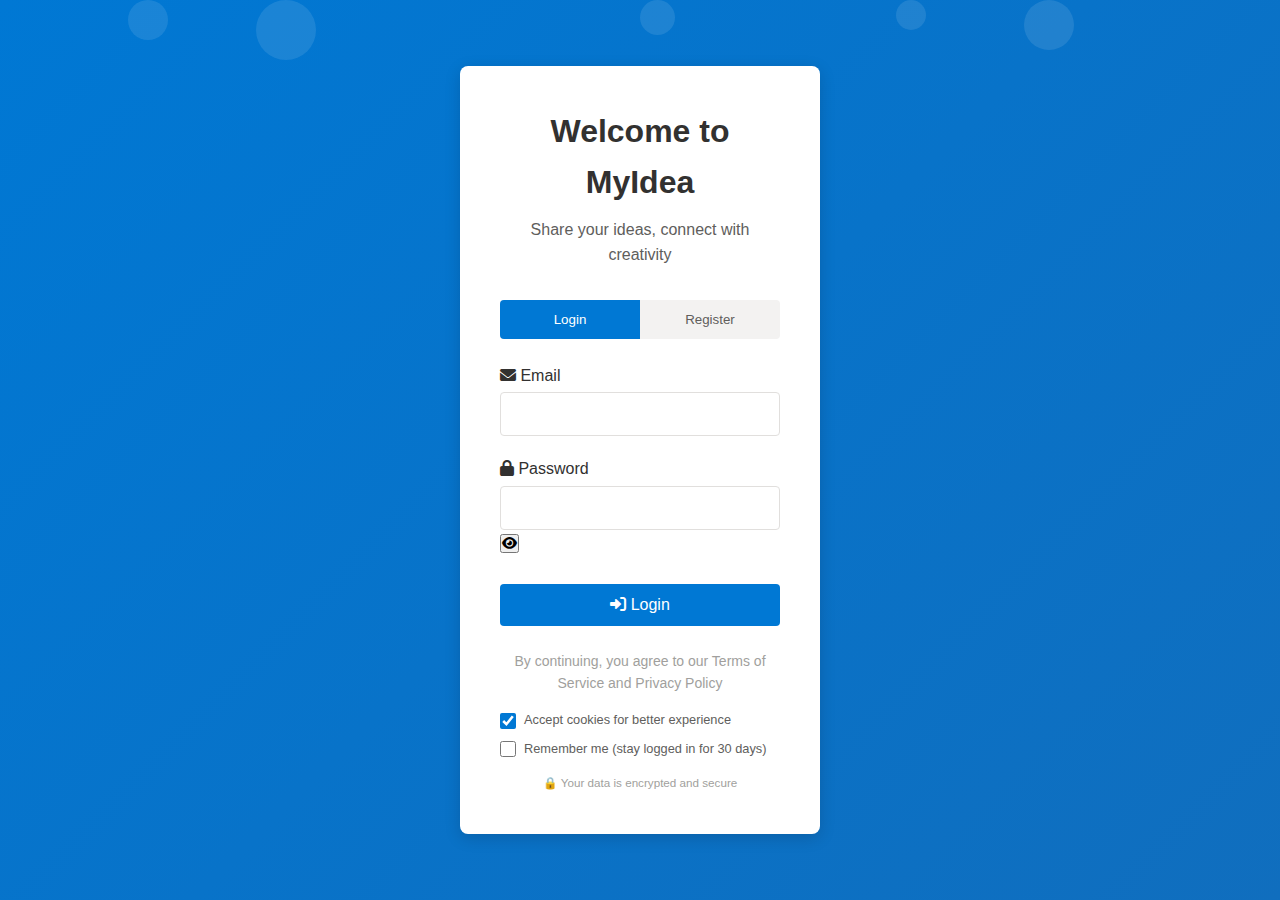
<file: MyIdea/wwwroot/index.html>
<!DOCTYPE html>
<html lang="en">
<head>
    <meta charset="UTF-8">
    <meta name="viewport" content="width=device-width, initial-scale=1.0">
    <title>MyIdea - Share Your Ideas</title>
    <script>
        // Redirect to login if not authenticated
        const currentUser = localStorage.getItem('myidea_currentUser');
        if (!currentUser) {
            window.location.href = 'login.html';
        } else {
            window.location.href = 'feed.html';
        }
    </script>
</head>
<body>
    <p>Redirecting...</p>
</body>
</html>
</file>
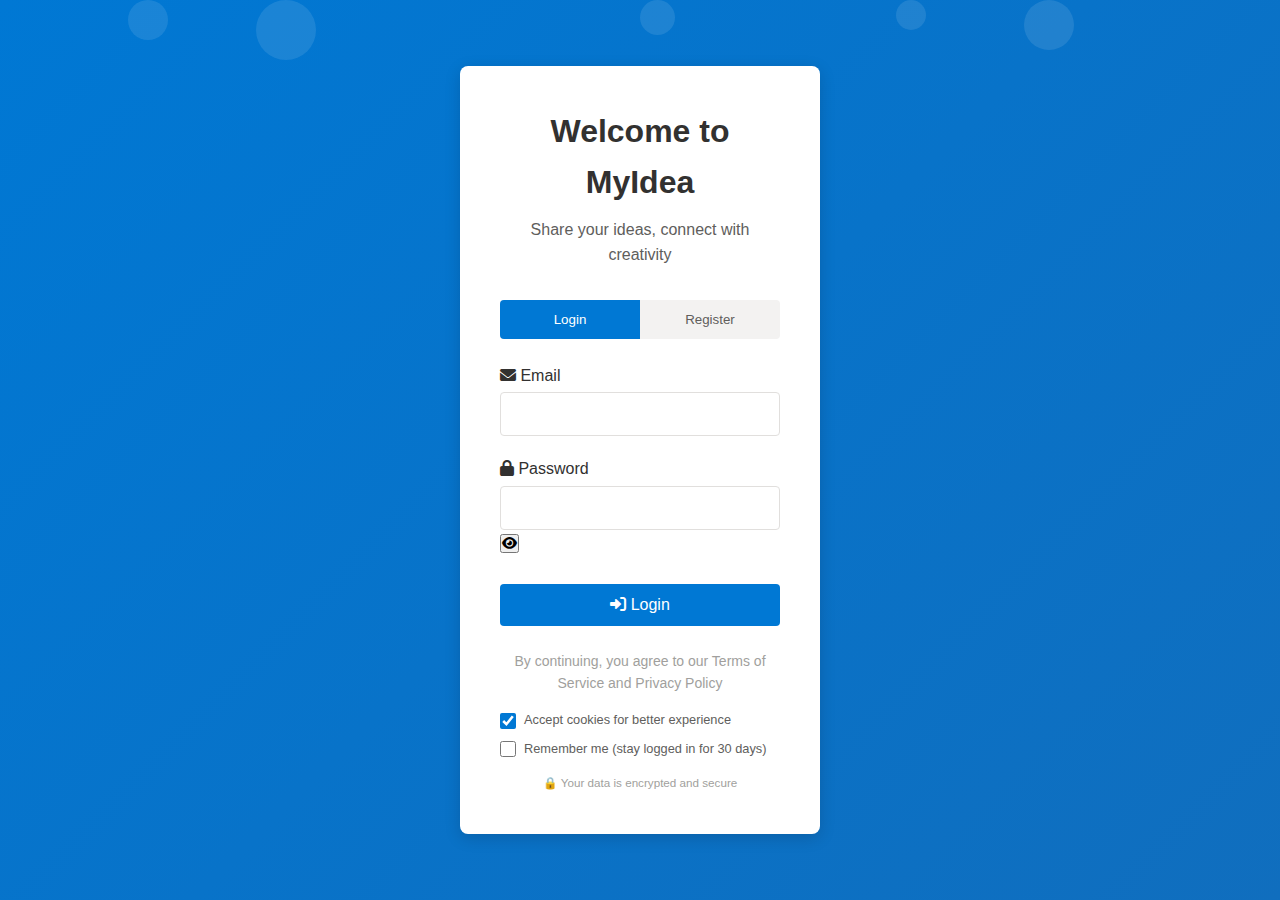
<file: MyIdea/wwwroot/login.html>
<!DOCTYPE html>
<html lang="en">
<head>
    <meta charset="UTF-8">
    <meta name="viewport" content="width=device-width, initial-scale=1.0">
    <title>MyIdea - Login</title>
    <link rel="stylesheet" href="styles.css">
    <link rel="stylesheet" href="animations.css">
    <link rel="stylesheet" href="https://cdnjs.cloudflare.com/ajax/libs/font-awesome/6.0.0/css/all.min.css">
<body class="auth-page">
    <div class="auth-container">
        <div class="auth-card">
            <h1 class="auth-title">Welcome to MyIdea</h1>
            <p class="auth-subtitle">Share your ideas, connect with creativity</p>

            <div class="auth-tabs">
                <button id="loginTab" class="auth-tab active">Login</button>
                <button id="registerTab" class="auth-tab">Register</button>
            </div>

            <form id="loginForm" class="auth-form active">
                <div class="form-group">
                    <label for="loginEmail">
                        <i class="fas fa-envelope"></i> Email
                    </label>
                    <input type="email" id="loginEmail" required>
                    <span class="error-message" id="loginEmailError"></span>
                </div>
                <div class="form-group">
                    <label for="loginPassword">
                        <i class="fas fa-lock"></i> Password
                    </label>
                    <div class="password-input">
                        <input type="password" id="loginPassword" required>
                        <button type="button" class="password-toggle" aria-label="Toggle password visibility">
                            <i class="fas fa-eye"></i>
                        </button>
                    </div>
                    <span class="error-message" id="loginPasswordError"></span>
                </div>
                <button type="submit" class="auth-btn" id="loginSubmit">
                    <i class="fas fa-sign-in-alt"></i> Login
                </button>
            </form>

            <form id="registerForm" class="auth-form">
                <div class="form-group">
                    <label for="registerName">
                        <i class="fas fa-user"></i> Full Name
                    </label>
                    <input type="text" id="registerName" required>
                    <span class="error-message" id="registerNameError"></span>
                </div>
                <div class="form-group">
                    <label for="registerEmail">
                        <i class="fas fa-envelope"></i> Email
                    </label>
                    <input type="email" id="registerEmail" required>
                    <span class="error-message" id="registerEmailError"></span>
                </div>
                <div class="form-group">
                    <label for="registerPassword">
                        <i class="fas fa-lock"></i> Password
                    </label>
                    <div class="password-input">
                        <input type="password" id="registerPassword" required minlength="8">
                        <button type="button" class="password-toggle" aria-label="Toggle password visibility">
                            <i class="fas fa-eye"></i>
                        </button>
                    </div>
                    <span class="error-message" id="registerPasswordError"></span>
                </div>
                <div class="form-group">
                    <label for="registerConfirmPassword">
                        <i class="fas fa-lock"></i> Confirm Password
                    </label>
                    <div class="password-input">
                        <input type="password" id="registerConfirmPassword" required>
                        <button type="button" class="password-toggle" aria-label="Toggle password visibility">
                            <i class="fas fa-eye"></i>
                        </button>
                    </div>
                    <span class="error-message" id="registerConfirmPasswordError"></span>
                </div>
                <button type="submit" class="auth-btn" id="registerSubmit">
                    <i class="fas fa-user-plus"></i> Register
                </button>
            </form>

            <div class="auth-footer">
                <p>By continuing, you agree to our Terms of Service and Privacy Policy</p>
                <div class="cookie-consent">
                    <label>
                        <input type="checkbox" id="acceptCookies" checked>
                        Accept cookies for better experience
                    </label>
                    <label>
                        <input type="checkbox" id="rememberSession">
                        Remember me (stay logged in for 30 days)
                    </label>
                </div>
                <div class="security-info">
                    <small>🔒 Your data is encrypted and secure</small>
                </div>
            </div>
        </div>
    </div>

    <div class="floating-bubbles">
        <div class="bubble bubble-1"></div>
        <div class="bubble bubble-2"></div>
        <div class="bubble bubble-3"></div>
        <div class="bubble bubble-4"></div>
        <div class="bubble bubble-5"></div>
    </div>

    <!-- Page Transition -->
    <div class="page-transition" style="display: none;"></div>

    <!-- Notification Container -->
    <div class="notification-container" id="notificationContainer"></div>

    <script src="ui.js"></script>
    <!-- Load utilities first -->
    <script src="js/security.js"></script>
    <script src="js/validation.js"></script>
    
    <!-- Load services -->
    <script src="js/auth.js"></script>
    
    <!-- Load UI helpers -->
    <script src="js/ui.js"></script>
    
    <script>
        // Login/Register form handling
        document.addEventListener('DOMContentLoaded', () => {
            const loginForm = document.getElementById('loginForm');
            const registerForm = document.getElementById('registerForm');
            const loginTab = document.getElementById('loginTab');
            const registerTab = document.getElementById('registerTab');

            // Tab switching
            loginTab?.addEventListener('click', () => {
                loginTab.classList.add('active');
                registerTab?.classList.remove('active');
                loginForm?.classList.add('active');
                registerForm?.classList.remove('active');
            });

            registerTab?.addEventListener('click', () => {
                registerTab.classList.add('active');
                loginTab?.classList.remove('active');
                registerForm?.classList.add('active');
                loginForm?.classList.remove('active');
            });

            // Login form submission
            loginForm?.addEventListener('submit', async (e) => {
                e.preventDefault();
                
                const email = document.getElementById('loginEmail').value;
                const password = document.getElementById('loginPassword').value;
                const remember = document.getElementById('rememberSession')?.checked || false;

                try {
                    const success = await window.authService.login(email, password);
                    if (success) {
                        window.uiService.showNotification('Login successful!', 'success');
                        setTimeout(() => window.location.href = 'feed.html', 1000);
                    } else {
                        window.uiService.showError('loginEmailError', 'Invalid email or password');
                    }
                } catch (error) {
                    window.uiService.showError('loginEmailError', 'Login failed. Please try again.');
                }
            });

            // Register form submission
            registerForm?.addEventListener('submit', async (e) => {
                e.preventDefault();

                const name = document.getElementById('registerName').value.trim();
                const email = document.getElementById('registerEmail').value.trim();
                const password = document.getElementById('registerPassword').value;
                const confirmPassword = document.getElementById('registerConfirmPassword').value;

                if (password !== confirmPassword) {
                    window.uiService.showError('registerPasswordError', 'Passwords do not match');
                    return;
                }

                try {
                    const success = await window.authService.register(name, email, password);
                    if (success) {
                        window.uiService.showNotification('Registration successful! Please log in.', 'success');
                        loginTab?.click();
                    } else {
                        window.uiService.showError('registerEmailError', 'Registration failed. Please try again.');
                    }
                } catch (error) {
                    window.uiService.showError('registerEmailError', error.message);
                }
            });

            // Password visibility toggle
            document.querySelectorAll('.password-toggle').forEach(button => {
                button.addEventListener('click', (e) => {
                    const input = e.target.closest('.password-input').querySelector('input');
                    const type = input.type === 'password' ? 'text' : 'password';
                    input.type = type;
                    button.querySelector('i').className = `fas fa-${type === 'password' ? 'eye' : 'eye-slash'}`;
                });
            });
        });
    </script>
</body>
</html>
</file>
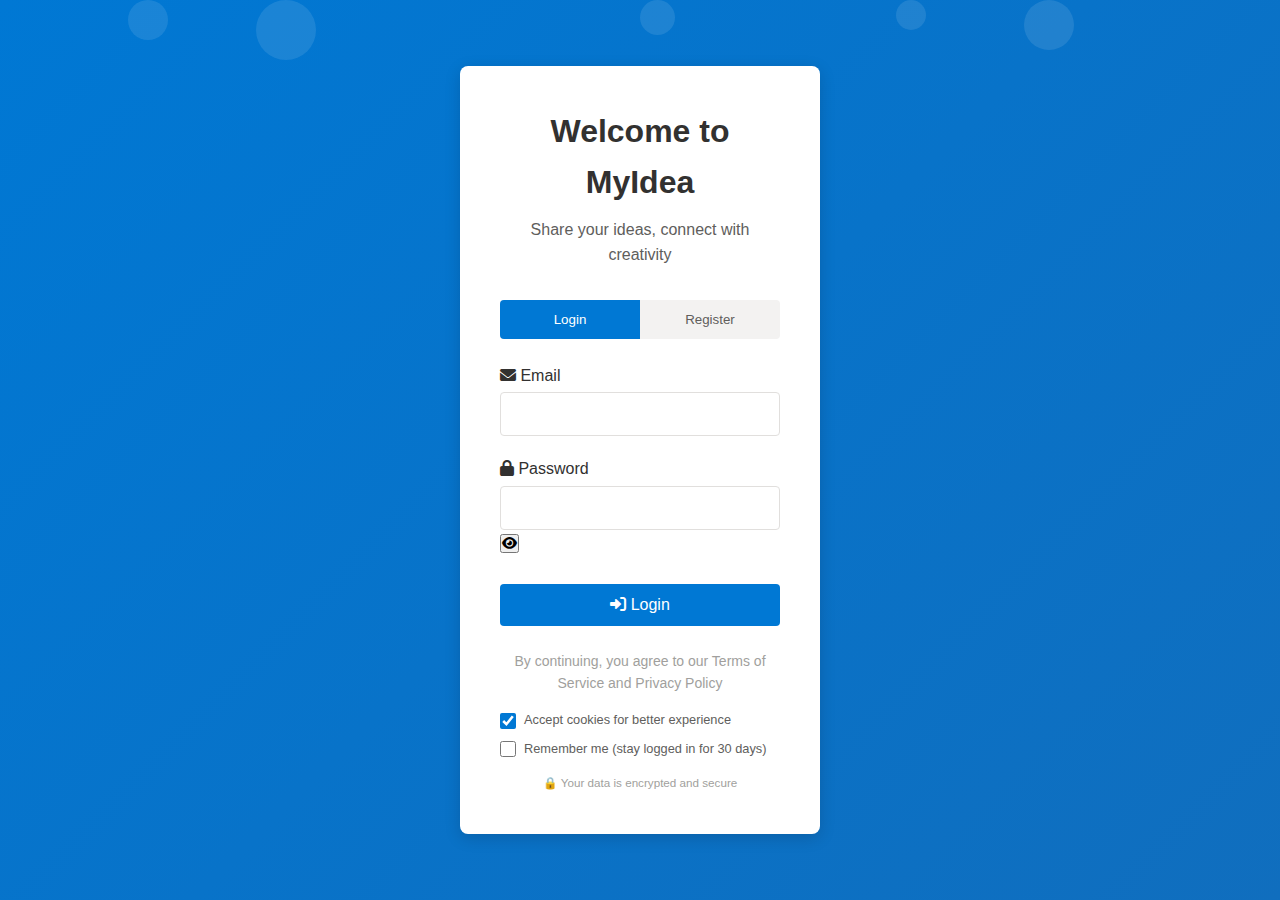
<file: MyIdea/wwwroot/profile.html>
<!DOCTYPE html>
<html lang="en">
<head>
    <meta charset="UTF-8">
    <meta name="viewport" content="width=device-width, initial-scale=1.0">
    <title>MyIdea - Profile</title>
    <link rel="stylesheet" href="styles.css">
    <link rel="stylesheet" href="styles_feed.css">
    <link rel="stylesheet" href="animations.css">
    <link rel="stylesheet" href="https://cdnjs.cloudflare.com/ajax/libs/font-awesome/6.0.0/css/all.min.css">
</head>
<body>
    <!-- Navigation -->
    <nav class="navbar">
        <div class="nav-container">
            <div class="nav-brand">
                <h1>MyIdea</h1>
            </div>
            <div class="nav-links">
                <a href="feed.html" class="nav-link">
                    <i class="fas fa-home"></i> Feed
                </a>
                <div class="nav-search">
                    <input id="searchInput" type="search" placeholder="Search users..." aria-label="Search users">
                    <button id="searchBtn" class="btn-search"><i class="fas fa-search"></i></button>
                </div>
                <a href="profile.html" class="nav-link active">
                    <i class="fas fa-user"></i> Profile
                </a>
                <button id="themeToggle" class="theme-toggle">
                    <i class="fas fa-moon theme-icon"></i>
                </button>
                <button id="logoutBtn" class="logout-btn">Logout</button>
            </div>
        </div>
    </nav>

    <!-- Main Content -->
    <div class="main-content">
        <div class="container">
            <!-- Profile Header -->
            <div class="profile-header">
                <div class="profile-cover">
                    <div class="profile-avatar-container">
                        <div id="profileAvatarContainer">
                            <img id="profileAvatar" src="" alt="Profile Avatar" class="profile-avatar">
                        </div>
                        <button id="triggerEditAvatar" class="edit-avatar-btn">
                            <i class="fas fa-camera"></i>
                        </button>
                    </div>
                </div>
                <div class="profile-info">
                    <h1 id="profileName">User Name</h1>
                    <p id="profileBio">No bio yet</p>
                    <div class="profile-stats">
                        <div class="stat">
                            <span class="stat-number" id="profilePosts">0</span>
                            <span class="stat-label">Posts</span>
                        </div>
                        <div class="stat">
                            <span class="stat-number" id="profileFollowers">0</span>
                            <span class="stat-label">Followers</span>
                        </div>
                        <div class="stat">
                            <span class="stat-number" id="profileFollowing">0</span>
                            <span class="stat-label">Following</span>
                        </div>
                    </div>
                    <div class="profile-actions">
                        <button id="editProfileBtn" class="btn-primary">
                            <i class="fas fa-edit"></i> Edit Profile
                        </button>
                        <div id="profileFollowContainer" style="display:inline-block; margin-left:8px"></div>
                        <button id="settingsBtn" class="btn-secondary">
                            <i class="fas fa-cog"></i> Settings
                        </button>
                    </div>
                </div>
            </div>

            <!-- Profile Content -->
            <div class="profile-content">
                <div class="content-tabs">
                    <button class="tab-btn active" data-tab="posts">Posts</button>
                    <button class="tab-btn" data-tab="liked">Liked</button>
                    <button class="tab-btn" data-tab="saved">Saved</button>
                </div>

                <div id="postsTab" class="tab-content active">
                    <div id="userPosts" class="posts-grid">
                        <!-- User posts will be loaded here -->
                    </div>
                </div>

                <div id="likedTab" class="tab-content">
                    <div id="likedPosts" class="posts-grid">
                        <!-- Liked posts will be loaded here -->
                    </div>
                </div>

                <div id="savedTab" class="tab-content">
                    <div id="savedPosts" class="posts-grid">
                        <!-- Saved posts will be loaded here -->
                    </div>
                </div>
            </div>
        </div>
    </div>

    <!-- Edit Profile Modal -->
    <div id="editProfileModal" class="modal">
        <div class="modal-content">
            <div class="modal-header">
                <h3>Edit Profile</h3>
                <button class="close-modal">&times;</button>
            </div>
            <div class="modal-body">
                <form id="editProfileForm">
                    <div class="form-group">
                        <label for="editName">Full Name</label>
                        <input type="text" id="editName" required>
                    </div>
                    <div class="form-group">
                        <label for="editBio">Bio</label>
                        <textarea id="editBio" rows="3" placeholder="Tell us about yourself..."></textarea>
                    </div>
                    <div class="form-group">
                        <label for="editAvatar">Profile Picture (image, GIF or short video ≤ 3s)</label>
                        <input type="file" id="editAvatar" accept="image/*,video/*">
                        <div id="avatarPreview" class="image-preview" style="display: none;"></div>
                    </div>
                    <button type="submit" class="btn-primary">Save Changes</button>
                </form>
            </div>
        </div>
    </div>

    <!-- Settings Modal -->
    <div id="settingsModal" class="modal">
        <div class="modal-content">
            <div class="modal-header">
                <h3>Settings</h3>
                <button class="close-modal">&times;</button>
            </div>
            <div class="modal-body">
                <div class="settings-section">
                    <h4>Privacy</h4>
                    <label class="setting-item">
                        <input type="checkbox" id="privateAccount">
                        Private Account
                    </label>
                    <label class="setting-item">
                        <input type="checkbox" id="showOnlineStatus">
                        Show Online Status
                    </label>
                </div>
                <div class="settings-section">
                    <h4>Notifications</h4>
                    <label class="setting-item">
                        <input type="checkbox" id="emailNotifications" checked>
                        Email Notifications
                    </label>
                    <label class="setting-item">
                        <input type="checkbox" id="pushNotifications" checked>
                        Push Notifications
                    </label>
                </div>
                <div class="settings-section">
                    <h4>Theme</h4>
                    <select id="themeSelect">
                        <option value="light">Light</option>
                        <option value="dark">Dark</option>
                        <option value="auto">Auto</option>
                    </select>
                </div>
                <button id="saveSettings" class="btn-primary">Save Settings</button>
            </div>
        </div>
    </div>

    <!-- Page Transition -->
    <div class="page-transition" style="display: none;"></div>

    <!-- Notification Container -->
    <div class="notification-container" id="notificationContainer"></div>

    <!-- Loading Spinner -->
    <div class="loading-spinner" id="pageLoading" style="display: none;">
        <div class="spinner"></div>
        <p>Loading profile...</p>
    </div>

    <!-- Load utilities first -->
    <script src="js/security.js"></script>
    <script src="js/validation.js"></script>
    
    <!-- Load services -->
    <script src="js/auth.js"></script>
    <script src="js/posts.js"></script>
    
    <!-- Load UI helpers -->
    <script src="js/ui.js"></script>
    <!-- Load feed controller so we can reuse post rendering and handlers -->
    <script src="js/feed.js"></script>
    
    <script>
        document.addEventListener('DOMContentLoaded', () => {
            // Validate session
            if (!SecurityUtils.validateSession()) {
                window.location.href = 'login.html';
                return;
            }

            // Implement CSP
            const meta = document.createElement('meta');
            meta.httpEquiv = "Content-Security-Policy";
            meta.content = SecurityUtils.getCSPHeaders()['Content-Security-Policy'];
            document.head.appendChild(meta);

            // Setup form validation
            ValidationUtils.setupLiveValidation('editProfileForm', {
                editName: { required: true, minLength: 2, maxLength: 50 },
                editBio: { maxLength: 500 },
                editAvatar: { 
                    required: false,
                    fileType: ['image/*', 'video/*'],
                    maxSize: 5 * 1024 * 1024 // 5MB
                }
            });

            // Initialize services
            const auth = window.authService;
            const posts = window.postService;
            const ui = window.uiService;

            // Determine whose profile to show (self or ?userId=...)
            const params = new URLSearchParams(window.location.search);
            const viewUserId = params.get('userId');
            const currentUser = auth.getCurrentUser();

            let profileUser = null;
            if (viewUserId && viewUserId !== currentUser?.id) {
                // find the requested user
                profileUser = auth.users.find(u => u.id === viewUserId);
            }
            if (!profileUser) profileUser = currentUser;

            if (!profileUser) {
                window.location.href = 'login.html';
                return;
            }

            // Load profile UI
            document.getElementById('profileName').textContent = profileUser.name;
            document.getElementById('profileBio').textContent = profileUser.bio || 'No bio yet';
            const avatarEl = document.getElementById('profileAvatar');
            if (avatarEl) avatarEl.src = profileUser.avatar || '';

            // Load stats
            const userPosts = posts.getUserPosts(profileUser.id);
            document.getElementById('profilePosts').textContent = userPosts.length;
            document.getElementById('profileFollowers').textContent = profileUser.followers?.length || 0;
            document.getElementById('profileFollowing').textContent = profileUser.following?.length || 0;

            // Show/hide edit & settings based on ownership
            const isOwn = currentUser && currentUser.id === profileUser.id;
            document.getElementById('editProfileBtn').style.display = isOwn ? 'inline-flex' : 'none';
            document.getElementById('settingsBtn').style.display = isOwn ? 'inline-flex' : 'none';

            // Follow/unfollow button for other users
            const followContainer = document.getElementById('profileFollowContainer');
            if (!isOwn && followContainer) {
                followContainer.innerHTML = '';
                const btn = document.createElement('button');
                btn.className = 'btn-primary';
                const isFollowing = auth.isFollowing(profileUser.id);
                btn.textContent = isFollowing ? 'Unfollow' : 'Follow';
                btn.addEventListener('click', () => {
                    if (auth.isFollowing(profileUser.id)) {
                        auth.unfollow(profileUser.id);
                        btn.textContent = 'Follow';
                        ui.showNotification(`Unfollowed ${profileUser.name}`, 'info');
                    } else {
                        auth.follow(profileUser.id);
                        btn.textContent = 'Unfollow';
                        ui.showNotification(`Now following ${profileUser.name}`, 'success');
                    }
                    // Update follower counts
                    document.getElementById('profileFollowers').textContent = profileUser.followers?.length || 0;
                    document.getElementById('profileFollowing').textContent = profileUser.following?.length || 0;
                });
                followContainer.appendChild(btn);
            }

            // Load user posts into Posts tab
            const postsContainer = document.getElementById('userPosts');
            if (postsContainer) postsContainer.innerHTML = userPosts.map(post => window.feed.createPostElement(post)).join('');

            // Populate Liked tab (posts the profileUser liked)
            const likedContainer = document.getElementById('likedPosts');
            if (likedContainer) {
                const allPosts = posts.getPosts();
                const liked = allPosts.filter(p => Array.isArray(p.likes) && p.likes.includes(profileUser.id));
                likedContainer.innerHTML = liked.length ? liked.map(p => window.feed.createPostElement(p)).join('') : '<div style="color:var(--text-muted); padding:10px">No liked posts</div>';
            }

            // Saved tab (if user has saved posts)
            const savedContainer = document.getElementById('savedPosts');
            if (savedContainer) {
                const savedIds = profileUser.savedPosts || [];
                const all = posts.getPosts();
                const saved = all.filter(p => savedIds.includes(p.id));
                savedContainer.innerHTML = saved.length ? saved.map(p => window.feed.createPostElement(p)).join('') : '<div style="color:var(--text-muted); padding:10px">No saved posts</div>';
            }

            // Wire edit and settings buttons
            document.getElementById('editProfileBtn')?.addEventListener('click', () => { ui.openEditProfileModal(); });
            document.getElementById('settingsBtn')?.addEventListener('click', () => { ui.openSettingsModal(); });
            document.getElementById('saveSettings')?.addEventListener('click', () => { ui.saveSettings(); });

            // Edit Profile submission
            const editProfileForm = document.getElementById('editProfileForm');
            editProfileForm?.addEventListener('submit', async (e) => {
                e.preventDefault();
                const name = document.getElementById('editName').value.trim();
                const bio = document.getElementById('editBio').value.trim();
                const avatarInput = document.getElementById('editAvatar');
                const file = avatarInput?.files?.[0];
                try {
                    if (file) {
                        const reader = new FileReader();
                        reader.onload = function(evt) {
                            const dataUrl = evt.target.result;
                            const success = auth.updateProfile({ name, bio, avatar: dataUrl });
                            if (success) { ui.showNotification('Profile updated successfully!', 'success'); location.reload(); }
                            else ui.showNotification('Failed to update profile', 'error');
                        };
                        reader.onerror = function() { ui.showNotification('Failed to read avatar file', 'error'); };
                        reader.readAsDataURL(file);
                    } else {
                        const success = auth.updateProfile({ name, bio });
                        if (success) { ui.showNotification('Profile updated successfully!', 'success'); location.reload(); }
                        else ui.showNotification('Failed to update profile', 'error');
                    }
                } catch (err) { ui.showNotification('Failed to update profile', 'error'); }
            });

            // Edit Profile handling (submit already provided below), prefill fields when modal opens
            // Validation + submit logic: reuse existing form handler added earlier

            // Tab switching
            document.querySelectorAll('.tab-btn').forEach(btn => {
                btn.addEventListener('click', () => {
                    document.querySelectorAll('.tab-btn').forEach(b => b.classList.remove('active'));
                    document.querySelectorAll('.tab-content').forEach(c => c.classList.remove('active'));
                    btn.classList.add('active');
                    const tabId = btn.dataset.tab;
                    document.getElementById(`${tabId}Tab`)?.classList.add('active');
                });
            });

            // Logout
            document.getElementById('logoutBtn')?.addEventListener('click', () => {
                auth.logout();
                window.location.href = 'login.html';
            });

            // Theme toggle
            document.getElementById('themeToggle')?.addEventListener('click', () => {
                const currentTheme = document.body.classList.contains('dark-theme') ? 'light' : 'dark';
                ui.setTheme(currentTheme);
            });

            // Simple search behavior: navigate to first matching user profile
            document.getElementById('searchBtn')?.addEventListener('click', () => {
                const q = (document.getElementById('searchInput')?.value || '').trim();
                if (!q) return;
                const results = auth.searchUsers(q);
                if (results && results.length) {
                    window.location.href = `profile.html?userId=${encodeURIComponent(results[0].id)}`;
                } else {
                    ui.showNotification('No users found', 'info');
                }
            });
        });
    </script>
</body>
</html>
</file>
<file: MyIdea/wwwroot/animations.css>
/* Animation and Transition Styles */
.page-transition {
    position: fixed;
    top: 0;
    left: 0;
    width: 100%;
    height: 100%;
    background: var(--primary-color);
    z-index: 9999;
    animation: fadeIn 0.3s ease forwards;
}

@keyframes fadeIn {
    from { opacity: 0; }
    to { opacity: 0.5; }
}

/* Notification System */
.notification-container {
    position: fixed;
    top: 20px;
    right: 20px;
    z-index: 1000;
    display: flex;
    flex-direction: column;
    gap: 10px;
}

.notification {
    background: var(--bg-card);
    border-radius: 8px;
    padding: 12px 20px;
    min-width: 280px;
    box-shadow: 0 4px 12px rgba(0,0,0,0.15);
    display: flex;
    align-items: center;
    justify-content: space-between;
    transform: translateX(120%);
    opacity: 0;
    transition: all 0.3s cubic-bezier(0.4, 0, 0.2, 1);
}

.notification-content {
    display: flex;
    align-items: center;
    gap: 12px;
}

.notification i {
    font-size: 20px;
}

.notification-success i { color: #2ecc71; }
.notification-error i { color: #e74c3c; }
.notification-warning i { color: #f1c40f; }
.notification-info i { color: var(--primary-color); }

.notification-close {
    background: none;
    border: none;
    color: var(--text-secondary);
    cursor: pointer;
    padding: 4px;
    transition: color 0.2s;
}

.notification-close:hover {
    color: var(--text-primary);
}

.notification-enter {
    transform: translateX(120%);
    opacity: 0;
}

.notification-show {
    transform: translateX(0);
    opacity: 1;
}

.notification-exit {
    transform: translateX(120%);
    opacity: 0;
}

/* Modal Animations */
.modal {
    transition: opacity 0.3s ease;
    opacity: 0;
    visibility: hidden;
}

.modal-enter {
    opacity: 1;
    visibility: visible;
}

.modal-content {
    transform: scale(0.95);
    transition: transform 0.3s cubic-bezier(0.4, 0, 0.2, 1);
}

.modal-enter .modal-content {
    transform: scale(1);
}

/* Loading Spinner */
.loading-spinner {
    display: flex;
    flex-direction: column;
    align-items: center;
    justify-content: center;
    padding: 20px;
}

.spinner {
    width: 40px;
    height: 40px;
    border: 3px solid var(--bg-secondary);
    border-radius: 50%;
    border-top-color: var(--primary-color);
    animation: spin 1s linear infinite;
}

@keyframes spin {
    to { transform: rotate(360deg); }
}

/* Enhanced Form Styles */
.input-error {
    border-color: #e74c3c !important;
    animation: shake 0.5s cubic-bezier(0.36, 0.07, 0.19, 0.97) both;
}

@keyframes shake {
    10%, 90% { transform: translate3d(-1px, 0, 0); }
    20%, 80% { transform: translate3d(2px, 0, 0); }
    30%, 50%, 70% { transform: translate3d(-4px, 0, 0); }
    40%, 60% { transform: translate3d(4px, 0, 0); }
}

/* Button States */
button:disabled {
    opacity: 0.7;
    cursor: not-allowed;
}

button .fa-spinner {
    margin-right: 8px;
    animation: spin 1s linear infinite;
}

/* Image Preview Enhancements */
.preview-item {
    position: relative;
    display: inline-block;
}

.preview-image {
    width: 100px;
    height: 100px;
    object-fit: cover;
    border-radius: 8px;
    transition: transform 0.2s;
}

.preview-overlay {
    position: absolute;
    top: 0;
    left: 0;
    width: 100%;
    height: 100%;
    background: rgba(0,0,0,0.5);
    border-radius: 8px;
    opacity: 0;
    transition: opacity 0.2s;
    display: flex;
    align-items: center;
    justify-content: center;
}

.preview-item:hover .preview-overlay {
    opacity: 1;
}

.preview-item:hover .preview-image {
    transform: scale(1.05);
}

.remove-preview {
    background: rgba(255,255,255,0.9);
    border: none;
    border-radius: 50%;
    width: 30px;
    height: 30px;
    display: flex;
    align-items: center;
    justify-content: center;
    cursor: pointer;
    transition: all 0.2s;
}

.remove-preview:hover {
    background: white;
    transform: scale(1.1);
}

/* Post Card Animations */
.post-card {
    transition: transform 0.3s cubic-bezier(0.4, 0, 0.2, 1),
                box-shadow 0.3s cubic-bezier(0.4, 0, 0.2, 1);
}

.post-card:hover {
    transform: translateY(-2px);
    box-shadow: 0 8px 16px rgba(0,0,0,0.1);
}

/* Theme Toggle Animation */
.theme-toggle {
    transition: transform 0.3s ease;
}

.theme-toggle:hover {
    transform: rotate(180deg);
}

/* Profile Image Hover Effect */
.profile-avatar-container {
    position: relative;
    overflow: hidden;
    border-radius: 50%;
}

.profile-avatar-container::after {
    content: '';
    position: absolute;
    top: 0;
    left: 0;
    width: 100%;
    height: 100%;
    background: radial-gradient(circle, transparent 50%, rgba(0,0,0,0.1) 100%);
    opacity: 0;
    transition: opacity 0.3s;
}

.profile-avatar-container:hover::after {
    opacity: 1;
}

/* Button Loading State */
button.loading {
    position: relative;
    color: transparent !important;
}

button.loading::after {
    content: '';
    position: absolute;
    width: 16px;
    height: 16px;
    top: 50%;
    left: 50%;
    margin-left: -8px;
    margin-top: -8px;
    border: 2px solid transparent;
    border-top-color: currentColor;
    border-radius: 50%;
    animation: button-loading-spinner 1s linear infinite;
}

@keyframes button-loading-spinner {
    from { transform: rotate(0turn); }
    to { transform: rotate(1turn); }
}

/* Smooth Scroll Behavior */
html {
    scroll-behavior: smooth;
}

/* Responsive Design Improvements */
@media (max-width: 768px) {
    .notification-container {
        left: 20px;
        right: 20px;
    }
    
    .notification {
        min-width: unset;
        width: 100%;
    }
    
    .modal-content {
        margin: 20px;
        max-height: calc(100vh - 40px);
    }
}
</file>
<file: MyIdea/wwwroot/styles_feed.css>
/* Navigation Styles */
.navbar {
    background: var(--bg-primary);
    border-bottom: 1px solid var(--border-color);
    box-shadow: var(--shadow);
    position: sticky;
    top: 0;
    z-index: 100;
}

.nav-container {
    max-width: 1200px;
    margin: 0 auto;
    padding: 0 20px;
    display: flex;
    align-items: center;
    justify-content: space-between;
    height: 60px;
}

.nav-brand h1 {
    color: var(--primary-color);
    font-size: 1.5rem;
    font-weight: 700;
}

.nav-links {
    display: flex;
    align-items: center;
    gap: 16px;
}

.nav-link {
    color: var(--text-secondary);
    text-decoration: none;
    padding: 8px 12px;
    border-radius: var(--border-radius);
    transition: var(--transition);
    font-weight: 500;
}

.nav-link:hover, .nav-link.active {
    color: var(--primary-color);
    background: var(--bg-secondary);
}

.theme-toggle {
    background: none;
    border: 1px solid var(--border-color);
    border-radius: var(--border-radius);
    padding: 8px;
    cursor: pointer;
    transition: var(--transition);
}

.theme-toggle:hover {
    background: var(--bg-secondary);
}

.logout-btn {
    background: var(--primary-color);
    color: white;
    border: none;
    padding: 8px 16px;
    border-radius: var(--border-radius);
    cursor: pointer;
    font-weight: 500;
    transition: var(--transition);
}

.logout-btn:hover {
    background: var(--secondary-color);
}

/* Main Content */
.main-content {
    min-height: calc(100vh - 60px);
    background: var(--bg-secondary);
}

.container {
    max-width: 1200px;
    margin: 0 auto;
    padding: 20px;
}

.feed-layout {
    display: grid;
    grid-template-columns: 300px 1fr 300px;
    gap: 24px;
}

.sidebar {
    background: var(--bg-primary);
    border-radius: var(--border-radius-large);
    padding: 20px;
    box-shadow: var(--shadow);
    height: fit-content;
}

.user-card {
    text-align: center;
    margin-bottom: 24px;
}

.user-avatar {
    width: 80px;
    height: 80px;
    border-radius: 50%;
    margin-bottom: 12px;
    object-fit: cover;
}

.user-card h3 {
    margin-bottom: 4px;
    color: var(--text-primary);
}

.user-card p {
    color: var(--text-secondary);
    font-size: 0.875rem;
}

.stats {
    display: flex;
    justify-content: space-around;
    text-align: center;
}

.stat-number {
    display: block;
    font-size: 1.25rem;
    font-weight: 600;
    color: var(--primary-color);
}

.stat-label {
    font-size: 0.875rem;
    color: var(--text-secondary);
}

.feed-main {
    display: flex;
    flex-direction: column;
    gap: 24px;
}

.create-post {
    background: var(--bg-primary);
    border-radius: var(--border-radius-large);
    padding: 20px;
    box-shadow: var(--shadow);
}

/* Fluent-inspired composer */
.compose-card {
    display: flex;
    flex-direction: column;
    gap: 12px;
}
.compose-top {
    display: flex;
    gap: 12px;
    align-items: flex-start;
}
.compose-textarea {
    flex: 1;
    border: 1px solid var(--border-color);
    border-radius: 10px;
    padding: 12px;
    font-size: 1rem;
    resize: vertical;
    min-height: 64px;
    box-shadow: inset 0 1px 0 rgba(0,0,0,0.02);
}
.compose-bottom {
    display: flex;
    align-items: center;
    justify-content: space-between;
    gap: 12px;
}
.compose-left { display:flex; gap:8px; align-items:center; }
.icon-btn {
    background: transparent;
    border: 1px solid var(--border-color);
    padding: 8px;
    border-radius: 8px;
    cursor: pointer;
    color: var(--text-secondary);
}
.icon-btn:hover { background: var(--bg-tertiary); color: var(--primary-color); }
.compose-center { flex:1; display:flex; gap:12px; align-items:center; }
.upload-options { display:flex; gap:8px; align-items:center; }
.upload-options label { font-size: 0.85rem; color: var(--text-secondary); }
.upload-options select { padding:6px 8px; border-radius:6px; border:1px solid var(--border-color); background:var(--bg-primary); }
.upload-options .small { font-size:0.85rem; display:flex; align-items:center; gap:6px; }
.compact-preview { display:flex; gap:8px; flex-wrap:wrap; max-height:56px; align-items:center; }
.compose-right { display:flex; gap:8px; align-items:center; }
.fluent-btn { padding: 8px 14px; border-radius: 10px; border: none; cursor: pointer; font-weight:600; }
.fluent-btn.primary { background: linear-gradient(180deg,var(--primary-color),var(--secondary-color)); color: #fff; box-shadow: var(--shadow); }
.fluent-btn.outline { background: transparent; border: 1px solid var(--border-color); color: var(--text-primary); }
.fluent-btn:disabled { opacity: 0.5; cursor: not-allowed; }

/* Make composer responsive on small screens */
@media (max-width: 720px) {
    .compose-bottom { flex-direction: column; align-items: stretch; }
    .compose-center { order: 3; }
    .compose-right { order: 2; justify-content: flex-end; }
}

.post-input {
    display: flex;
    gap: 12px;
}

.post-avatar {
    width: 40px;
    height: 40px;
    border-radius: 50%;
    object-fit: cover;
    flex-shrink: 0;
}

.post-form {
    flex: 1;
}

.post-form textarea {
    width: 100%;
    border: 1px solid var(--border-color);
    border-radius: var(--border-radius);
    padding: 12px;
    resize: vertical;
    font-family: inherit;
    font-size: 1rem;
    background: var(--bg-primary);
    color: var(--text-primary);
    margin-bottom: 12px;
}

.post-form textarea:focus {
    outline: none;
    border-color: var(--primary-color);
    box-shadow: 0 0 0 2px rgba(0, 120, 212, 0.2);
}

.post-actions {
    display: flex;
    justify-content: space-between;
    align-items: center;
}

.upload-btn {
    background: var(--bg-tertiary);
    border: 1px solid var(--border-color);
    border-radius: var(--border-radius);
    padding: 8px 12px;
    cursor: pointer;
    display: flex;
    align-items: center;
    gap: 4px;
    transition: var(--transition);
}

.upload-btn:hover {
    background: var(--bg-secondary);
}

.image-preview {
    display: flex;
    flex-wrap: wrap;
    gap: 10px;
    margin-top: 10px;
}

.image-item {
    position: relative;
    display: inline-block;
}

.image-item img {
    width: 100px;
    height: 100px;
    object-fit: cover;
    border-radius: var(--border-radius);
    border: 2px solid var(--border-color);
}

.remove-image {
    position: absolute;
    top: -5px;
    right: -5px;
    background: var(--error-color, #e74c3c);
    color: white;
    border: none;
    border-radius: 50%;
    width: 20px;
    height: 20px;
    cursor: pointer;
    font-size: 12px;
    display: flex;
    align-items: center;
    justify-content: center;
}

.post-btn {
    background: var(--primary-color);
    color: white;
    border: none;
    padding: 8px 16px;
    border-radius: var(--border-radius);
    cursor: pointer;
    font-weight: 500;
    transition: var(--transition);
}

.post-btn:hover:not(:disabled) {
    background: var(--secondary-color);
}

.post-btn:disabled {
    background: var(--text-muted);
    cursor: not-allowed;
}

.posts-container {
    display: flex;
    flex-direction: column;
    gap: 16px;
}

.post-card {
    background: var(--bg-primary);
    border-radius: var(--border-radius-large);
    padding: 20px;
    box-shadow: var(--shadow);
    transition: var(--transition);
}

.post-card:hover {
    box-shadow: var(--shadow-hover);
}

.post-header {
    display: flex;
    align-items: center;
    margin-bottom: 12px;
}

.post-user-avatar {
    width: 40px;
    height: 40px;
    border-radius: 50%;
    object-fit: cover;
    margin-right: 12px;
}

.post-user-info h4 {
    margin: 0;
    color: var(--text-primary);
    font-size: 1rem;
}

.post-user-info p {
    margin: 0;
    color: var(--text-secondary);
    font-size: 0.875rem;
}

.post-content {
    margin-bottom: 12px;
}

.post-image {
    width: 100%;
    border-radius: var(--border-radius);
    margin-bottom: 12px;
    cursor: pointer;
    transition: var(--transition);
}

.post-image:hover {
    transform: scale(1.02);
}

.post-text {
    color: var(--text-primary);
    line-height: 1.6;
    margin-bottom: 12px;
}

.ai-analysis {
    margin-top: 12px;
    padding: 12px;
    background: var(--bg-tertiary);
    border-radius: var(--border-radius);
    border-left: 4px solid var(--primary-color);
}

.ai-title {
    font-weight: bold;
    color: var(--primary-color);
    margin-bottom: 8px;
    font-size: 1.1em;
}

.ai-description {
    font-style: italic;
    color: var(--text-secondary);
    margin-bottom: 8px;
}

.ai-story {
    font-size: 0.9rem;
    line-height: 1.5;
    color: var(--text-primary);
    margin-bottom: 8px;
}

.ai-tags {
    display: flex;
    flex-wrap: wrap;
    gap: 4px;
}

.ai-tag {
    display: inline-block;
    background: var(--primary-color);
    color: white;
    padding: 2px 6px;
    border-radius: 12px;
    font-size: 0.8rem;
    margin: 2px;
}

.ai-loading {
    text-align: center;
    padding: 20px;
    color: var(--text-secondary);
    font-style: italic;
    animation: pulse 2s infinite;
}

@keyframes pulse {
    0%, 100% { opacity: 1; }
    50% { opacity: 0.5; }
}

.post-tags {
    display: flex;
    flex-wrap: wrap;
    gap: 8px;
    margin-bottom: 12px;
}

.tag {
    background: var(--bg-tertiary);
    color: var(--primary-color);
    padding: 4px 8px;
    border-radius: var(--border-radius);
    font-size: 0.875rem;
    font-weight: 500;
}

.post-actions {
    display: flex;
    gap: 16px;
}

.action-btn {
    background: none;
    border: none;
    color: var(--text-secondary);
    cursor: pointer;
    display: flex;
    align-items: center;
    gap: 4px;
    padding: 4px 8px;
    border-radius: var(--border-radius);
    transition: var(--transition);
}

.action-btn:hover {
    background: var(--bg-secondary);
    color: var(--primary-color);
}

/* Inline comment box */
.comment-box {
    display: flex;
    gap: 8px;
    align-items: flex-start;
    margin-top: 12px;
}
.comment-input {
    flex: 1;
    display: flex;
    gap: 8px;
    align-items: center;
}
.comment-input textarea {
    width: 100%;
    min-height: 44px;
    max-height: 200px;
    resize: none;
    padding: 10px 12px;
    border-radius: 12px;
    border: 1px solid var(--border-color);
    background: var(--bg-primary);
    color: var(--text-primary);
    font-size: 0.95rem;
}
.comment-send {
    background: var(--primary-color);
    color: white;
    border: none;
    padding: 8px 12px;
    border-radius: 12px;
    cursor: pointer;
}
.comment-send:hover { background: var(--secondary-color); }

/* Notifications */
.notif-wrapper { position: relative; display: inline-block; margin-left: 8px; }
.notif-btn { background: transparent; border: none; color: var(--text-color); cursor: pointer; position: relative; padding: 6px; font-size: 18px; }
.notif-count { position: absolute; top: 2px; right: 2px; background: #e74c3c; color: white; font-size: 11px; padding: 2px 6px; border-radius: 10px; }
.notif-dropdown { position: absolute; right: 0; top: 36px; width: 320px; max-height: 360px; overflow: auto; background: var(--bg-primary); border: 1px solid rgba(0,0,0,0.06); box-shadow: 0 6px 18px rgba(0,0,0,0.06); border-radius: 8px; z-index: 2000; }
.notif-list { list-style: none; margin: 0; padding: 8px; }
.notif-item { padding: 10px; border-bottom: 1px solid rgba(0,0,0,0.04); display:flex; gap:8px; align-items:flex-start; cursor: pointer; }
.notif-item.unread { background: linear-gradient(90deg, rgba(235,248,255,0.6), transparent); }
.notif-item .notif-text { flex: 1; font-size: 13px; color: var(--text-primary); }
.notif-item .notif-time { font-size: 11px; color: #888; margin-left: 8px; }
.notif-header { display:flex; justify-content:space-between; align-items:center; padding:8px 10px; border-bottom:1px solid rgba(0,0,0,0.04); }
.notif-header .mark-read { background: transparent; border:none; color: var(--accent-color); cursor:pointer; }
.notif-footer { padding: 8px; text-align: center; }
.notif-footer button { background: transparent; border: none; color: var(--text-primary); cursor: pointer; }

/* Pin badge and share count */
.pin-badge { display: inline-block; background: linear-gradient(90deg,#ffd966,#ffb84d); color: #333; padding: 2px 8px; border-radius: 12px; font-size: 12px; margin-left: 8px; font-weight:600; }
.post-actions .fa-share { margin-right: 6px; }
.post-actions .action-btn { position: relative; }
.share-count { font-size: 0.95rem; margin-left: 6px; color: var(--text-secondary); }

/* Highlight when in view (for subtle animation) */
.post-card.in-view { transform: translateY(0); opacity: 1; }
.post-card { transform: translateY(6px); opacity: 0.98; }

/* Custom scrollbar for forms/registration */
.form-scrollable {
    max-height: 300px;
    overflow: auto;
}
.form-scrollable::-webkit-scrollbar { height: 10px; width: 10px; }
.form-scrollable::-webkit-scrollbar-thumb { background: linear-gradient(180deg,var(--primary-color),var(--secondary-color)); border-radius: 8px; }
.form-scrollable::-webkit-scrollbar-track { background: var(--bg-tertiary); border-radius: 8px; }

.sidebar-right {
    background: var(--bg-primary);
    border-radius: var(--border-radius-large);
    padding: 20px;
    box-shadow: var(--shadow);
    height: fit-content;
}

.trending h3 {
    margin-bottom: 16px;
    color: var(--text-primary);
}

.trending-tags {
    display: flex;
    flex-direction: column;
    gap: 8px;
}

.trending .tag {
    display: inline-block;
    cursor: pointer;
    transition: var(--transition);
}

.trending .tag:hover {
    background: var(--primary-color);
    color: white;
}

/* Modal Styles */
.modal {
    display: none;
    position: fixed;
    z-index: 1000;
    left: 0;
    top: 0;
    width: 100%;
    height: 100%;
    background-color: rgba(0, 0, 0, 0.5);
}

.modal-content {
    background: var(--bg-primary);
    margin: 5% auto;
    padding: 0;
    border-radius: var(--border-radius-large);
    width: 90%;
    max-width: 600px;
    box-shadow: var(--shadow-hover);
}

.modal-header {
    display: flex;
    justify-content: space-between;
    align-items: center;
    padding: 20px;
    border-bottom: 1px solid var(--border-color);
}

.modal-header h3 {
    margin: 0;
    color: var(--text-primary);
}

.close-modal {
    background: none;
    border: none;
    font-size: 1.5rem;
    cursor: pointer;
    color: var(--text-secondary);
}

.modal-body {
    padding: 20px;
}

/* Progress Modal Styles */
.progress-container {
    text-align: center;
}

.progress-bar {
    width: 100%;
    height: 20px;
    background: var(--bg-tertiary);
    border-radius: 10px;
    overflow: hidden;
    margin: 20px 0;
}

.progress-fill {
    height: 100%;
    background: linear-gradient(90deg, var(--primary-color), var(--secondary-color));
    width: 0%;
    transition: width 0.3s ease;
    border-radius: 10px;
}

/* Profile Styles */
.profile-header {
    background: var(--bg-primary);
    border-radius: var(--border-radius-large);
    padding: 30px;
    margin-bottom: 24px;
    box-shadow: var(--shadow);
    text-align: center;
}

.profile-cover {
    position: relative;
    margin-bottom: 20px;
}

.profile-avatar-container {
    position: relative;
    display: inline-block;
}

.profile-avatar {
    width: 120px;
    height: 120px;
    border-radius: 50%;
    border: 4px solid var(--bg-primary);
    object-fit: cover;
    box-shadow: var(--shadow);
}

/* Support video avatars and previews */
.profile-avatar-container video.profile-avatar,
.profile-avatar-container img.profile-avatar,
.preview-avatar {
    width: 120px;
    height: 120px;
    border-radius: 50%;
    object-fit: cover;
    border: 4px solid var(--bg-primary);
}
.preview-avatar { display: block; }
.image-preview .preview-avatar { max-width: 140px; max-height: 140px; }

.edit-avatar-btn {
    position: absolute;
    bottom: 0;
    right: 0;
    background: var(--primary-color);
    color: white;
    border: none;
    border-radius: 50%;
    width: 36px;
    height: 36px;
    display: flex;
    align-items: center;
    justify-content: center;
    cursor: pointer;
    transition: var(--transition);
}

.edit-avatar-btn:hover {
    background: var(--secondary-color);
    transform: scale(1.1);
}

.profile-info h1 {
    margin-bottom: 8px;
    color: var(--text-primary);
    font-size: 2rem;
}

.profile-info p {
    color: var(--text-secondary);
    font-size: 1.1rem;
    margin-bottom: 20px;
}

.profile-stats {
    display: flex;
    justify-content: center;
    gap: 40px;
    margin-bottom: 24px;
}

.profile-actions {
    display: flex;
    justify-content: center;
    gap: 12px;
}

.btn-primary, .btn-secondary {
    padding: 10px 20px;
    border: none;
    border-radius: var(--border-radius);
    cursor: pointer;
    font-weight: 500;
    transition: var(--transition);
    display: flex;
    align-items: center;
    gap: 8px;
}

.btn-primary {
    background: var(--primary-color);
    color: white;
}

.btn-primary:hover {
    background: var(--secondary-color);
}

.btn-secondary {
    background: var(--bg-tertiary);
    color: var(--text-primary);
    border: 1px solid var(--border-color);
}

.btn-secondary:hover {
    background: var(--bg-secondary);
}

.profile-content {
    background: var(--bg-primary);
    border-radius: var(--border-radius-large);
    padding: 24px;
    box-shadow: var(--shadow);
}

.content-tabs {
    display: flex;
    border-bottom: 1px solid var(--border-color);
    margin-bottom: 24px;
}

.tab-btn {
    background: none;
    border: none;
    padding: 12px 24px;
    cursor: pointer;
    font-weight: 500;
    color: var(--text-secondary);
    border-bottom: 2px solid transparent;
    transition: var(--transition);
}

.tab-btn.active {
    color: var(--primary-color);
    border-bottom-color: var(--primary-color);
}

.tab-content {
    display: none;
}

.tab-content.active {
    display: block;
}

.posts-grid {
    display: grid;
    grid-template-columns: repeat(auto-fill, minmax(300px, 1fr));
    gap: 16px;
}

.posts-grid:empty::before {
    content: "No posts yet";
    grid-column: 1 / -1;
    text-align: center;
    color: var(--text-muted);
    padding: 40px;
    font-style: italic;
}

.settings-section {
    margin-bottom: 24px;
}

.settings-section h4 {
    margin-bottom: 12px;
    color: var(--text-primary);
}

.setting-item {
    display: flex;
    align-items: center;
    gap: 12px;
    margin-bottom: 8px;
    cursor: pointer;
    padding: 8px;
    border-radius: var(--border-radius);
    transition: var(--transition);
}

.setting-item:hover {
    background: var(--bg-tertiary);
}

.setting-item input[type="checkbox"] {
    width: 18px;
    height: 18px;
    accent-color: var(--primary-color);
}

#themeSelect {
    width: 100%;
    padding: 10px;
    border: 1px solid var(--border-color);
    border-radius: var(--border-radius);
    background: var(--bg-primary);
    color: var(--text-primary);
}

/* Responsive */
@media (max-width: 768px) {
    .feed-layout {
        grid-template-columns: 1fr;
    }

    .sidebar, .sidebar-right {
        display: none;
    }

    .nav-links {
        gap: 8px;
    }

    .nav-link {
        padding: 6px 8px;
        font-size: 0.875rem;
    }

    .profile-header {
        padding: 20px;
    }

    .profile-avatar {
        width: 100px;
        height: 100px;
    }

    .profile-stats {
        gap: 20px;
    }

    .posts-grid {
        grid-template-columns: 1fr;
    }

    .content-tabs {
        flex-wrap: wrap;
    }

    .tab-btn {
        padding: 10px 16px;
        font-size: 0.9rem;
    }

    .image-preview {
        justify-content: center;
    }

    .image-item img {
        width: 80px;
        height: 80px;
    }
}

/* Threaded comments / timeline visualization */
.comments-timeline {
    display: flex;
    flex-direction: column;
    gap: 8px;
    padding: 8px 0;
}
.comments-timeline .comment {
    position: relative;
    padding: 8px 12px;
    border-radius: 8px;
    background: var(--bg-secondary);
    border: 1px solid var(--border-color);
}
.comment-head { display:flex; gap:8px; align-items:center; margin-bottom:6px; }
.comment-head .comment-time { color: var(--text-secondary); font-size: 0.82rem; margin-left:6px; }
.comment-body { color: var(--text-primary); margin-bottom:6px; white-space:pre-wrap; }
.comment-actions { display:flex; gap:8px; }
.link-btn { background: transparent; border: none; color: var(--accent-color); cursor: pointer; padding:4px; font-size:0.9rem; }
.replies-container { margin-top: 6px; display:flex; flex-direction:column; gap:6px; }
.reply-box { margin-top:8px; display:flex; gap:8px; align-items:center; }
.reply-box input { flex:1; padding:8px 10px; border-radius:8px; border:1px solid var(--border-color); background:var(--bg-primary); color:var(--text-primary); }
.reply-box button { padding:6px 10px; border-radius:8px; border:none; background:var(--primary-color); color:white; cursor:pointer; }

/* Indentation visual: small left border per depth */
.comment { box-shadow: none; }
.comment[data-depth='1'] { border-left: 3px solid rgba(0,0,0,0.06); }
.comment[data-depth='2'] { border-left: 4px solid rgba(0,0,0,0.08); }
.comment[data-depth='3'] { border-left: 5px solid rgba(0,0,0,0.1); }

@media (max-width: 720px) {
    .comments-timeline .comment { padding: 8px; }
}

/* Timeline marker (dot + vertical connector) */
.timeline-marker {
    position: absolute;
    left: 8px;
    top: 8px;
    bottom: 8px;
    width: 12px;
    display: flex;
    align-items: flex-start;
    justify-content: center;
    pointer-events: none;
}
.timeline-dot {
    width: 8px;
    height: 8px;
    border-radius: 50%;
    background: var(--primary-color);
    box-shadow: 0 0 0 3px rgba(0,0,0,0.03);
    z-index: 2;
}
.timeline-line {
    position: absolute;
    left: 50%;
    transform: translateX(-50%);
    top: 18px;
    bottom: 0;
    width: 2px;
    background: linear-gradient(180deg, rgba(0,0,0,0.06), rgba(0,0,0,0.02));
    z-index: 1;
}

/* Make sure the comment wrapper has space for the marker */
.comments-timeline .comment { padding-left: 32px; }

/* Slightly fade the connector on deeper levels for visual variety */
.comment[data-depth='1'] .timeline-line { opacity: 0.9; }
.comment[data-depth='2'] .timeline-line { opacity: 0.75; }
.comment[data-depth='3'] .timeline-line { opacity: 0.6; }

/* Vertical spine running the whole timeline column */
.comments-timeline { position: relative; }
.comments-timeline::before {
    content: '';
    position: absolute;
    left: 18px;
    top: 8px;
    bottom: 8px;
    width: 2px;
    background: linear-gradient(180deg, rgba(0,0,0,0.04), rgba(0,0,0,0.01));
    z-index: 0;
    border-radius: 2px;
}

/* Pulse animation for the dot on hover */
@keyframes dot-pulse {
    0% { transform: scale(1); opacity: 1; }
    50% { transform: scale(1.35); opacity: 0.85; }
    100% { transform: scale(1); opacity: 1; }
}

/* Hover states: pulse dot and highlight connector */
.comment:hover .timeline-dot { animation: dot-pulse 800ms ease-in-out 1; box-shadow: 0 0 0 6px rgba(0,0,0,0.04); }
.comment:hover .timeline-line { background: linear-gradient(180deg, rgba(0,120,212,0.28), rgba(0,120,212,0.12)); }

/* Color by event type */
.comment[data-event='comment'] .timeline-dot { background: var(--primary-color); }
.comment[data-event='reply'] .timeline-dot { background: var(--accent-color, #7c4dff); }
.comment[data-event='reply'] .timeline-dot { box-shadow: 0 0 0 3px rgba(124,77,255,0.08); }

/* Make marker stand out above the spine */
.timeline-marker { z-index: 2; }

/* Dark-mode neon tweaks for dropdowns and image format controls */
[data-theme="dark"] .upload-options label,
[data-theme="dark"] .upload-options select,
[data-theme="dark"] #imageFormat,
[data-theme="dark"] #imageMaxDim,
[data-theme="dark"] .upload-options .small {
    color: #00b3ff; /* neon dark-blue */
    font-weight: 600;
}

[data-theme="dark"] .upload-options select,
[data-theme="dark"] #imageFormat,
[data-theme="dark"] #imageMaxDim {
    background: #1e2226;
    border: 1px solid rgba(0,179,255,0.18);
    color: #00b3ff;
    font-size: 0.95rem;
    padding: 6px 8px;
}

[data-theme="dark"] .notif-dropdown {
    background: #121216;
    border: 1px solid rgba(0,179,255,0.08);
    box-shadow: 0 8px 24px rgba(0,0,0,0.6);
}

[data-theme="dark"] .notif-item { border-bottom-color: rgba(255,255,255,0.03); }
[data-theme="dark"] .notif-item .notif-text,
[data-theme="dark"] .notif-item .notif-time {
    color: #cfeeff; /* lighter neon tint */
}

[data-theme="dark"] .notif-item.unread { background: linear-gradient(90deg, rgba(0,179,255,0.06), transparent); }

/* Image type / preview text styles in dark mode */
[data-theme="dark"] .image-preview,
[data-theme="dark"] .image-item img {
    border-color: rgba(0,179,255,0.06);
}

[data-theme="dark"] .image-item img { box-shadow: 0 4px 18px rgba(0,179,255,0.04); }

[data-theme="dark"] .upload-options label.small {
    color: #8fe6ff;
    font-size: 0.9rem;
}
</file>
<file: MyIdea/wwwroot/styles.css>
/* Reset and Base Styles */
* {
    margin: 0;
    padding: 0;
    box-sizing: border-box;
}

:root {
    --primary-color: #0078d4;
    --secondary-color: #106ebe;
    --accent-color: #005a9e;
    --text-primary: #323130;
    --text-secondary: #605e5c;
    --text-muted: #a19f9d;
    --bg-primary: #ffffff;
    --bg-secondary: #f8f8f8;
    --bg-tertiary: #f3f2f1;
    --border-color: #e1dfdd;
    --shadow: 0 2px 8px rgba(0, 0, 0, 0.1);
    --shadow-hover: 0 4px 16px rgba(0, 0, 0, 0.15);
    --border-radius: 4px;
    --border-radius-large: 8px;
    --transition: all 0.3s ease;
}

[data-theme="dark"] {
    --primary-color: #0078d4;
    --secondary-color: #106ebe;
    --accent-color: #005a9e;
    --text-primary: #ffffff;
    --text-secondary: #c8c6c4;
    --text-muted: #a19f9d;
    --bg-primary: #1b1a19;
    --bg-secondary: #252423;
    --bg-tertiary: #323130;
    --border-color: #3b3a39;
    --shadow: 0 2px 8px rgba(0, 0, 0, 0.3);
    --shadow-hover: 0 4px 16px rgba(0, 0, 0, 0.4);
}

body {
    font-family: 'Segoe UI', Tahoma, Geneva, Verdana, sans-serif;
    background-color: var(--bg-primary);
    color: var(--text-primary);
    line-height: 1.6;
    transition: var(--transition);
}

/* Auth Page Styles */
.auth-page {
    min-height: 100vh;
    display: flex;
    align-items: center;
    justify-content: center;
    background: linear-gradient(135deg, var(--primary-color) 0%, var(--secondary-color) 100%);
    position: relative;
    overflow: hidden;
}

.auth-container {
    width: 100%;
    max-width: 400px;
    padding: 0 20px;
    z-index: 2;
}

.auth-card {
    background: var(--bg-primary);
    border-radius: var(--border-radius-large);
    box-shadow: var(--shadow-hover);
    padding: 40px;
    text-align: center;
}

.auth-title {
    font-size: 2rem;
    font-weight: 600;
    margin-bottom: 8px;
    color: var(--text-primary);
}

.auth-subtitle {
    color: var(--text-secondary);
    margin-bottom: 32px;
}

.auth-tabs {
    display: flex;
    margin-bottom: 24px;
    border-radius: var(--border-radius);
    overflow: hidden;
    background: var(--bg-tertiary);
}

.auth-tab {
    flex: 1;
    padding: 12px;
    background: transparent;
    border: none;
    cursor: pointer;
    font-weight: 500;
    transition: var(--transition);
    color: var(--text-secondary);
}

.auth-tab.active {
    background: var(--primary-color);
    color: white;
}

.auth-form {
    display: none;
    flex-direction: column;
    gap: 16px;
}

.auth-form.active {
    display: flex;
}

.form-group {
    text-align: left;
}

.form-group label {
    display: block;
    margin-bottom: 4px;
    font-weight: 500;
    color: var(--text-primary);
}

.form-group input {
    width: 100%;
    padding: 12px;
    border: 1px solid var(--border-color);
    border-radius: var(--border-radius);
    font-size: 1rem;
    transition: var(--transition);
    background: var(--bg-primary);
    color: var(--text-primary);
}

.form-group input:focus {
    outline: none;
    border-color: var(--primary-color);
    box-shadow: 0 0 0 2px rgba(0, 120, 212, 0.2);
}

.error-message {
    color: #d13438;
    font-size: 0.875rem;
    margin-top: 4px;
    display: block;
}

.auth-btn {
    width: 100%;
    padding: 12px;
    background: var(--primary-color);
    color: white;
    border: none;
    border-radius: var(--border-radius);
    font-size: 1rem;
    font-weight: 500;
    cursor: pointer;
    transition: var(--transition);
    margin-top: 8px;
}

.auth-btn:hover {
    background: var(--secondary-color);
}

.auth-footer {
    margin-top: 24px;
    font-size: 0.875rem;
    color: var(--text-muted);
}

.cookie-consent {
    margin-top: 16px;
    display: flex;
    flex-direction: column;
    gap: 8px;
}

.cookie-consent label {
    display: flex;
    align-items: center;
    gap: 8px;
    font-size: 0.8rem;
    color: var(--text-secondary);
    cursor: pointer;
}

.cookie-consent input[type="checkbox"] {
    width: 16px;
    height: 16px;
    accent-color: var(--primary-color);
}

.security-info {
    margin-top: 12px;
    text-align: center;
    color: var(--text-muted);
}

/* Floating Bubbles Animation */
.floating-bubbles {
    position: absolute;
    top: 0;
    left: 0;
    width: 100%;
    height: 100%;
    pointer-events: none;
    z-index: 1;
}

.bubble {
    position: absolute;
    border-radius: 50%;
    background: rgba(255, 255, 255, 0.1);
    animation: float 6s ease-in-out infinite;
}

.bubble-1 {
    width: 40px;
    height: 40px;
    left: 10%;
    animation-delay: 0s;
}

.bubble-2 {
    width: 60px;
    height: 60px;
    left: 20%;
    animation-delay: 2s;
}

.bubble-3 {
    width: 30px;
    height: 30px;
    left: 70%;
    animation-delay: 4s;
}

.bubble-4 {
    width: 50px;
    height: 50px;
    left: 80%;
    animation-delay: 1s;
}

.bubble-5 {
    width: 35px;
    height: 35px;
    left: 50%;
    animation-delay: 3s;
}

@keyframes float {
    0%, 100% {
        transform: translateY(100vh) rotate(0deg);
        opacity: 0;
    }
    50% {
        transform: translateY(50vh) rotate(180deg);
        opacity: 1;
    }
}

/* Responsive Design */
@media (max-width: 480px) {
    .auth-card {
        padding: 24px;
    }

    .auth-title {
        font-size: 1.5rem;
    }
}
</file>
